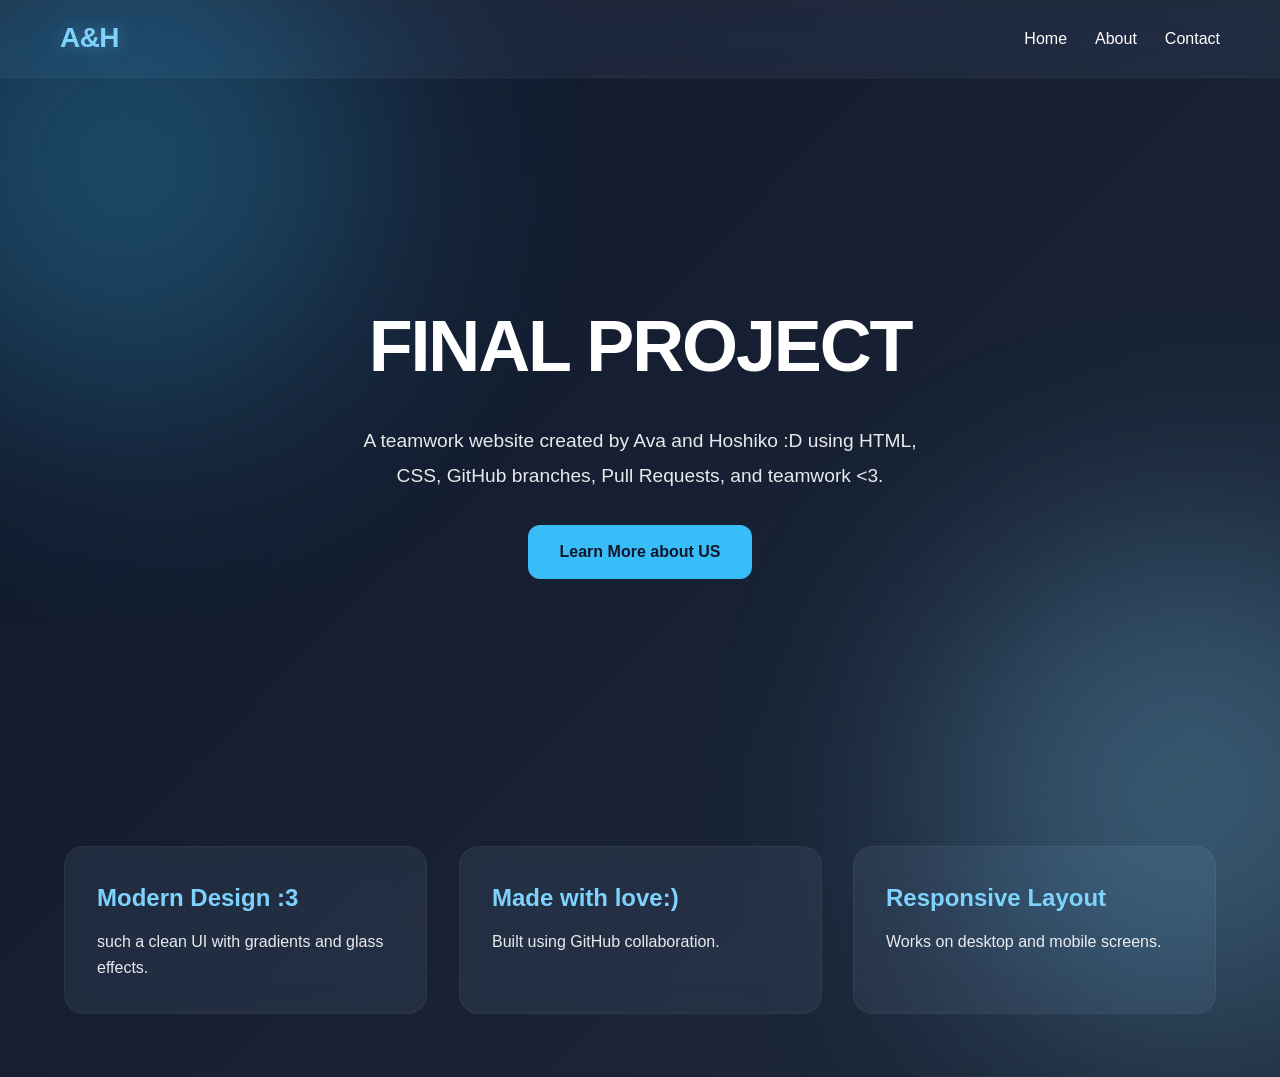
<file: index.html>
<!DOCTYPE html>
<html lang="en">
<head>
    <meta charset="UTF-8">
    <meta name="viewport" content="width=device-width, initial-scale=1.0">
    <title>Ava & Hoshiko</title>
    <link rel="stylesheet" href="style.css">
</head>
<body>

    <nav>
        <h2 class="logo">A&H</h2>

        <ul>
            <li><a href="index.html">Home</a></li>
            <li><a href="about.html">About</a></li>
            <li><a href="contact.html">Contact</a></li>
        </ul>
    </nav>

    <section class="hero">

        <div class="hero-text">
            <h1>FINAL PROJECT</h1>

            <p>
                A teamwork website created by Ava and Hoshiko :D
                using HTML, CSS, GitHub branches, Pull Requests,
                and teamwork <3.
            </p>

            <a href="about.html" class="btn">
                Learn More about US
            </a>
        </div>

    </section>

    <section class="features">

        <div class="card">
            <h2>Modern Design :3</h2>
            <p>such a clean UI with gradients and glass effects.</p>
        </div>

        <div class="card">
            <h2>Made with love:)</h2>
            <p>Built using GitHub collaboration.</p>
        </div>

        <div class="card">
            <h2>Responsive Layout</h2>
            <p>Works on desktop and mobile screens.</p>
        </div>

    </section>

</body>
</html>
</file>
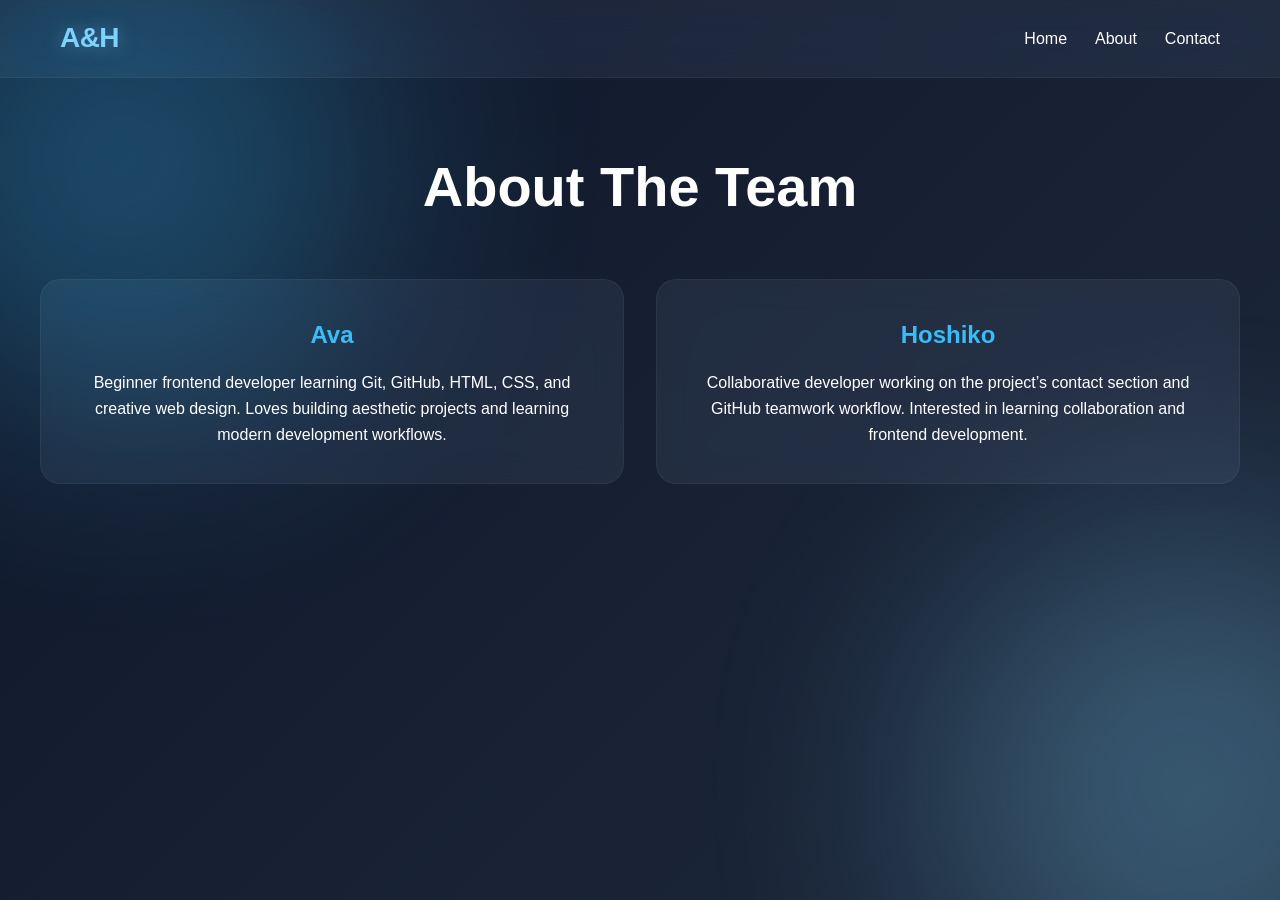
<file: about.html>
<!DOCTYPE html>
<html lang="en">
<head>
    <meta charset="UTF-8">
    <meta name="viewport" content="width=device-width, initial-scale=1.0">
    <title>About Us</title>
    <link rel="stylesheet" href="style.css">
</head>
<body>

    <nav>
        <h2 class="logo">A&H</h2>

        <ul>
            <li><a href="index.html">Home</a></li>
            <li><a href="about.html">About</a></li>
            <li><a href="contact.html">Contact</a></li>
        </ul>
    </nav>

    <section class="about">

        <h1>About The Team</h1>

        <div class="team-container">

            <div class="team-card">
                <h2>Ava</h2>

                <p>
                    Beginner frontend developer learning Git,
                    GitHub, HTML, CSS, and creative web design.
                    Loves building aesthetic projects and learning
                    modern development workflows.
                </p>
            </div>

            <div class="team-card">
                <h2>Hoshiko</h2>

                <p>
                    Collaborative developer working on the project’s
                    contact section and GitHub teamwork workflow.
                    Interested in learning collaboration and
                    frontend development.
                </p>
            </div>

        </div>

    </section>

</body>
</html>
</file>
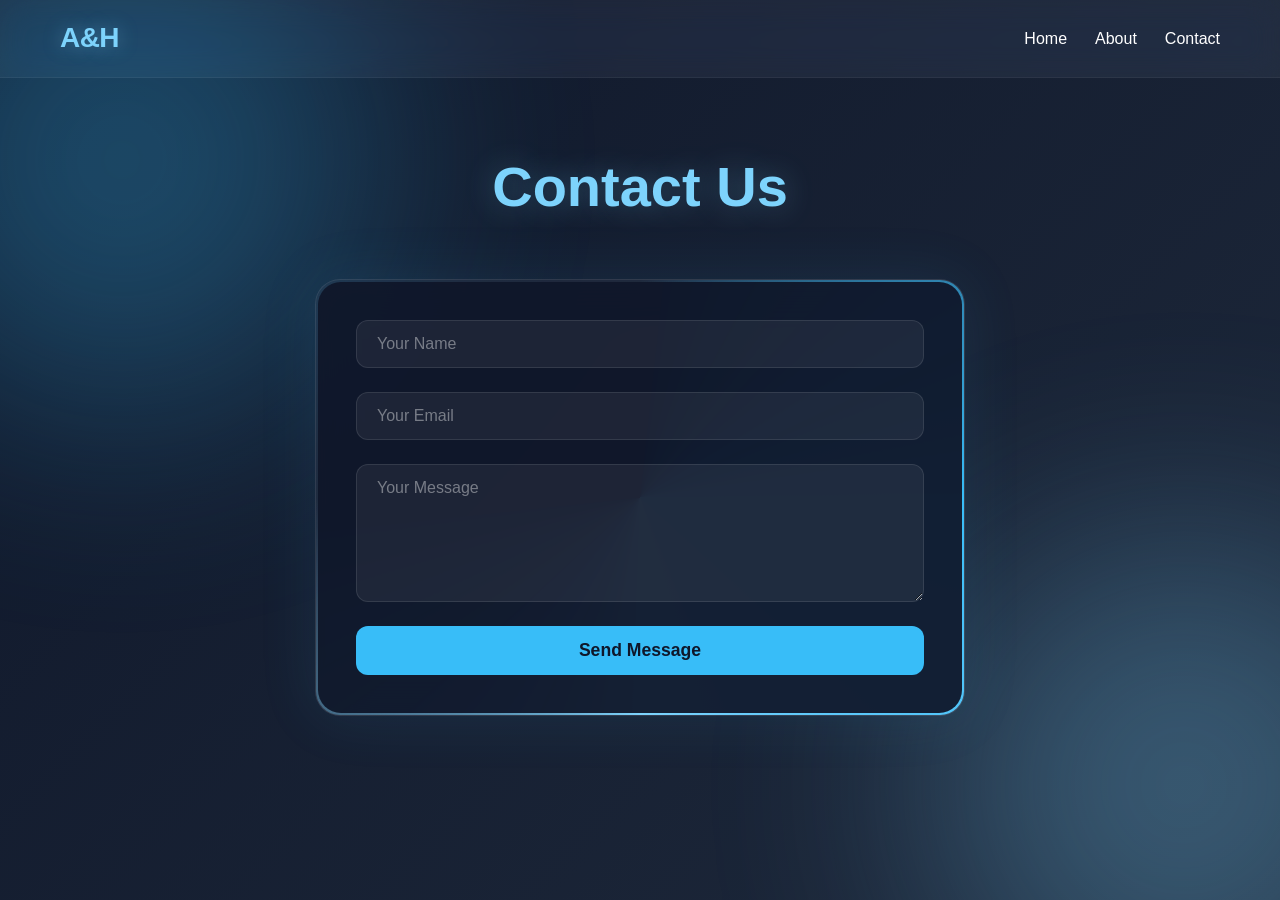
<file: contact.html>
<!DOCTYPE html>
<html lang="en">
<head>
    <meta charset="UTF-8">
    <meta name="viewport" content="width=device-width, initial-scale=1.0">
    <title>Contact Us</title>
    <link rel="stylesheet" href="style.css">
</head>
<body>

    <nav>
        <h2 class="logo">A&H</h2>

        <ul>
            <li><a href="index.html">Home</a></li>
            <li><a href="about.html">About</a></li>
            <li><a href="contact.html">Contact</a></li>
        </ul>
    </nav>

    <section class="contact">

        <h1>Contact Us</h1>

        <div class="contact-container">

            <form class="contact-form">

                <input type="text" placeholder="Your Name" required>

                <input type="email" placeholder="Your Email" required>

                <textarea
                    placeholder="Your Message"
                    rows="6"
                    required></textarea>

                <button type="submit" class="btn">
                    Send Message
                </button>

            </form>

        </div>

    </section>
</body>
</html>
</file>
<file: style.css>
/* ============================================
   CSS VARIABLES / CUSTOM PROPERTIES
   ============================================ */
:root {
  --color-primary: #38bdf8;
  --color-secondary: #7dd3fc;
  --color-bg-dark: #0f172a;
  --color-bg-light: #1e293b;
  --color-text: #ffffff;
  --color-text-muted: rgba(255, 255, 255, 0.9);
  
  --radius-sm: 12px;
  --radius-md: 20px;
  --radius-lg: 25px;
  
  --shadow-glow: 0 0 40px rgba(56, 189, 248, 0.2);
  --shadow-glow-strong: 0 0 60px rgba(56, 189, 248, 0.1);
  
  --transition-fast: 0.3s cubic-bezier(0.4, 0, 0.2, 1);
  --transition-smooth: 0.6s cubic-bezier(0.4, 0, 0.2, 1);
  
  --font-primary: 'Inter', -apple-system, BlinkMacSystemFont, 'Segoe UI', Arial, sans-serif;
}

/* ============================================
   RESET & BASE
   ============================================ */
*,
*::before,
*::after {
  margin: 0;
  padding: 0;
  box-sizing: border-box;
}

html {
  scroll-behavior: smooth;
}

body {
  min-height: 100vh;
  color: var(--color-text);
  background: linear-gradient(135deg, var(--color-bg-dark), var(--color-bg-light));
  font-family: var(--font-primary);
  line-height: 1.6;
  -webkit-font-smoothing: antialiased;
  -moz-osx-font-smoothing: grayscale;
  overflow-x: hidden;
}

/* ============================================
   FLOATING BACKGROUND ORBS
   ============================================ */
body::before,
body::after {
  content: "";
  position: fixed;
  width: min(500px, 70vw);
  height: min(500px, 70vw);
  border-radius: 50%;
  filter: blur(120px);
  opacity: 0.3;
  z-index: -1;
  animation: floatOrbs 12s infinite ease-in-out alternate;
  will-change: transform;
  pointer-events: none;
}

body::before {
  background: var(--color-primary);
  top: -10%;
  left: -10%;
}

body::after {
  background: var(--color-secondary);
  bottom: -15%;
  right: -12%;
  animation-delay: 3s;
}

/* ============================================
   NAVIGATION
   ============================================ */
nav {
  padding: 1rem min(60px, 5vw);
  display: flex;
  justify-content: space-between;
  align-items: center;
  flex-wrap: wrap;
  gap: 1rem;
  
  background: rgba(255, 255, 255, 0.05);
  backdrop-filter: blur(15px) saturate(1.2);
  -webkit-backdrop-filter: blur(15px) saturate(1.2);
  border-bottom: 1px solid rgba(255, 255, 255, 0.05);
  
  position: sticky;
  top: 0;
  z-index: 10;
  
  animation: slideDown 0.8s cubic-bezier(0.16, 1, 0.3, 1);
}

/* Shimmer effect - only on larger screens for performance */
@media (min-width: 768px) {
  nav::before {
    content: "";
    position: absolute;
    inset: 0;
    background: linear-gradient(90deg, transparent, rgba(255, 255, 255, 0.08), transparent);
    transform: translateX(-100%);
    animation: shimmer 6s ease-in-out infinite;
    pointer-events: none;
  }
}

.logo {
  font-size: clamp(1.5rem, 4vw, 1.75rem);
  font-weight: 700;
  color: var(--color-secondary);
  text-shadow: 0 0 20px rgba(125, 211, 252, 0.4);
  letter-spacing: -0.02em;
}

nav ul {
  display: flex;
  gap: clamp(1rem, 3vw, 1.75rem);
  list-style: none;
  flex-wrap: wrap;
}

nav a {
  text-decoration: none;
  color: var(--color-text);
  font-weight: 500;
  transition: color var(--transition-fast);
  position: relative;
  padding: 0.25rem 0;
}

nav a::after {
  content: "";
  position: absolute;
  left: 0;
  bottom: 0;
  width: 0;
  height: 2px;
  background: var(--color-primary);
  transition: width var(--transition-fast);
  border-radius: 2px;
}

nav a:hover {
  color: var(--color-secondary);
}

nav a:hover::after {
  width: 100%;
}

/* ============================================
   HERO SECTION
   ============================================ */
.hero {
  min-height: 80vh;
  display: flex;
  flex-direction: column;
  justify-content: center;
  align-items: center;
  text-align: center;
  padding: 2rem 1.5rem;
  animation: fadeUp 1s cubic-bezier(0.16, 1, 0.3, 1);
}

.hero h1 {
  font-size: clamp(2.5rem, 10vw, 4.5rem);
  font-weight: 800;
  letter-spacing: -0.03em;
  margin-bottom: 1.25rem;
  animation: textGlow 3s ease-in-out infinite alternate;
}

.hero p {
  font-size: clamp(1rem, 2vw, 1.2rem);
  line-height: 1.8;
  color: var(--color-text-muted);
  max-width: 600px;
  margin-bottom: 2rem;
}

/* ============================================
   BUTTON
   ============================================ */
.btn {
  display: inline-block;
  padding: 0.875rem 2rem;
  background: var(--color-primary);
  color: var(--color-bg-dark);
  text-decoration: none;
  border-radius: var(--radius-sm);
  font-weight: 700;
  font-size: 1rem;
  transition: all var(--transition-fast);
  position: relative;
  overflow: hidden;
  cursor: pointer;
  border: none;
}

.btn::before {
  content: "";
  position: absolute;
  top: 0;
  left: -150%;
  width: 100%;
  height: 100%;
  background: linear-gradient(90deg, transparent, rgba(255, 255, 255, 0.4), transparent);
  transition: left var(--transition-smooth);
  pointer-events: none;
}

.btn:hover::before {
  left: 150%;
}

.btn:hover {
  transform: scale(1.05);
  box-shadow: 0 0 30px rgba(56, 189, 248, 0.5);
}

.btn:active {
  transform: scale(0.97);
}

.btn:focus-visible {
  outline: 3px solid var(--color-primary);
  outline-offset: 3px;
}

/* ============================================
   FEATURES SECTION
   ============================================ */
.features {
  display: grid;
  grid-template-columns: repeat(auto-fit, minmax(280px, 1fr));
  gap: 2rem;
  max-width: 1200px;
  margin: 0 auto;
  padding: 3rem 1.5rem 4rem;
}

.card {
  padding: 2rem;
  background: rgba(255, 255, 255, 0.06);
  backdrop-filter: blur(15px) saturate(1.2);
  -webkit-backdrop-filter: blur(15px) saturate(1.2);
  border-radius: var(--radius-md);
  border: 1px solid rgba(255, 255, 255, 0.05);
  transition: all var(--transition-fast);
  animation: floatCard 6s ease-in-out infinite;
  will-change: transform;
}

.card:nth-child(2) {
  animation-delay: 0.5s;
}
.card:nth-child(3) {
  animation-delay: 1s;
}

.card:hover {
  transform: translateY(-10px);
  box-shadow: var(--shadow-glow);
  border-color: rgba(56, 189, 248, 0.2);
}

.card h2 {
  margin-bottom: 0.75rem;
  color: var(--color-secondary);
  font-size: 1.5rem;
}

.card p {
  color: var(--color-text-muted);
}

/* ============================================
   ABOUT SECTION
   ============================================ */
.about {
  padding: 4rem 1.5rem;
  text-align: center;
  animation: fadeUp 1s cubic-bezier(0.16, 1, 0.3, 1);
}

.about h1 {
  font-size: clamp(2.5rem, 8vw, 3.5rem);
  font-weight: 700;
  margin-bottom: 3rem;
}

.team-container {
  display: grid;
  grid-template-columns: repeat(auto-fit, minmax(300px, 1fr));
  gap: 2rem;
  max-width: 1200px;
  margin: 0 auto;
}

.team-card {
  padding: 2.25rem;
  border-radius: var(--radius-md);
  background: rgba(255, 255, 255, 0.06);
  backdrop-filter: blur(15px) saturate(1.2);
  -webkit-backdrop-filter: blur(15px) saturate(1.2);
  border: 1px solid rgba(255, 255, 255, 0.05);
  transition: all var(--transition-fast);
  animation: floatCard 7s ease-in-out infinite;
  will-change: transform;
}

.team-card:nth-child(2) {
  animation-delay: 0.7s;
}
.team-card:nth-child(3) {
  animation-delay: 1.4s;
}

.team-card:hover {
  transform: scale(1.03);
  box-shadow: 0 0 45px rgba(56, 189, 248, 0.2);
  border-color: rgba(56, 189, 248, 0.15);
}

.team-card h2 {
  color: var(--color-primary);
  margin-bottom: 1rem;
}

/* ============================================
   CONTACT SECTION
   ============================================ */
.contact {
  padding: 4rem 1.5rem;
  text-align: center;
  animation: fadeUp 1s cubic-bezier(0.16, 1, 0.3, 1);
}

.contact h1 {
  font-size: clamp(2.5rem, 8vw, 3.5rem);
  font-weight: 700;
  margin-bottom: 3rem;
  color: var(--color-secondary);
  text-shadow: 0 0 30px rgba(125, 211, 252, 0.3);
}

.contact-container {
  display: flex;
  justify-content: center;
}

.contact-form {
  position: relative;
  width: 100%;
  max-width: 650px;
  padding: 2.5rem;
  border-radius: var(--radius-lg);
  background: rgba(255, 255, 255, 0.05);
  backdrop-filter: blur(25px) saturate(1.2);
  -webkit-backdrop-filter: blur(25px) saturate(1.2);
  border: 1px solid rgba(255, 255, 255, 0.08);
  display: flex;
  flex-direction: column;
  gap: 1.5rem;
  overflow: hidden;
  animation: floatCard 6s ease-in-out infinite;
  box-shadow: var(--shadow-glow-strong);
}

/* Rotating neon ring - reduced motion preference */
@media (prefers-reduced-motion: no-preference) {
  .contact-form::before {
    content: "";
    position: absolute;
    width: 300%;
    height: 300%;
    top: -100%;
    left: -100%;
    background: conic-gradient(
      transparent 0%,
      var(--color-primary) 25%,
      var(--color-secondary) 50%,
      transparent 75%,
      transparent 100%
    );
    animation: spin 12s linear infinite;
    pointer-events: none;
  }
}

.contact-form::after {
  content: "";
  position: absolute;
  inset: 2px;
  border-radius: calc(var(--radius-lg) - 2px);
  background: rgba(15, 23, 42, 0.95);
}

/* Form elements - all z-index layered */
.contact-form > * {
  position: relative;
  z-index: 2;
}

.contact-form input,
.contact-form textarea {
  padding: 0.875rem 1.25rem;
  border: 1px solid rgba(255, 255, 255, 0.1);
  outline: none;
  border-radius: var(--radius-sm);
  background: rgba(255, 255, 255, 0.06);
  color: var(--color-text);
  font-size: 1rem;
  font-family: var(--font-primary);
  transition: all var(--transition-fast);
  width: 100%;
}

.contact-form input::placeholder,
.contact-form textarea::placeholder {
  color: rgba(255, 255, 255, 0.4);
}

.contact-form input:focus,
.contact-form textarea:focus {
  transform: scale(1.01);
  border-color: var(--color-primary);
  box-shadow: 0 0 30px rgba(56, 189, 248, 0.2);
  background: rgba(255, 255, 255, 0.08);
}

.contact-form input:focus-visible,
.contact-form textarea:focus-visible {
  outline: 2px solid var(--color-primary);
  outline-offset: 2px;
}

.contact-form textarea {
  resize: vertical;
  min-height: 120px;
}

.contact-form button {
  padding: 0.875rem 2rem;
  background: var(--color-primary);
  color: var(--color-bg-dark);
  border: none;
  border-radius: var(--radius-sm);
  font-weight: 700;
  font-size: 1.1rem;
  cursor: pointer;
  transition: all var(--transition-fast);
}

.contact-form button:hover {
  transform: scale(1.02);
  box-shadow: 0 0 35px rgba(56, 189, 248, 0.4);
}

.contact-form button:active {
  transform: scale(0.97);
}

.contact-form button:focus-visible {
  outline: 3px solid var(--color-primary);
  outline-offset: 3px;
}

/* ============================================
   KEYFRAMES
   ============================================ */
@keyframes spin {
  from {
    transform: rotate(0deg);
  }
  to {
    transform: rotate(360deg);
  }
}

@keyframes floatCard {
  0%,
  100% {
    transform: translateY(0);
  }
  50% {
    transform: translateY(-10px);
  }
}

@keyframes fadeUp {
  from {
    opacity: 0;
    transform: translateY(2rem);
  }
  to {
    opacity: 1;
    transform: translateY(0);
  }
}

@keyframes slideDown {
  from {
    opacity: 0;
    transform: translateY(-1.5rem);
  }
  to {
    opacity: 1;
    transform: translateY(0);
  }
}

@keyframes textGlow {
  from {
    text-shadow: 0 0 10px rgba(56, 189, 248, 0.15);
  }
  to {
    text-shadow: 0 0 30px rgba(56, 189, 248, 0.5);
  }
}

@keyframes floatOrbs {
  0% {
    transform: translateY(0) translateX(0);
  }
  100% {
    transform: translateY(2.5rem) translateX(2rem);
  }
}

@keyframes shimmer {
  0% {
    transform: translateX(-100%);
  }
  100% {
    transform: translateX(200%);
  }
}

/* ============================================
   REDUCED MOTION PREFERENCE
   ============================================ */
@media (prefers-reduced-motion: reduce) {
  *,
  *::before,
  *::after {
    animation-duration: 0.01ms !important;
    animation-iteration-count: 1 !important;
    transition-duration: 0.01ms !important;
  }
  
  .contact-form::before {
    display: none;
  }
}

/* ============================================
   RESPONSIVE DESIGN
   ============================================ */
@media (max-width: 768px) {
  nav {
    flex-direction: column;
    text-align: center;
    padding: 1rem;
  }
  
  nav ul {
    justify-content: center;
  }
  
  .hero {
    min-height: 70vh;
  }
  
  .hero h1 {
    font-size: 2.5rem;
  }
  
  .features {
    grid-template-columns: 1fr;
    padding: 2rem 1.5rem;
  }
  
  .team-container {
    grid-template-columns: 1fr;
  }
  
  .contact-form {
    padding: 1.75rem;
  }
}

@media (max-width: 480px) {
  .hero h1 {
    font-size: 2rem;
  }
  
  .btn {
    padding: 0.75rem 1.5rem;
    font-size: 0.9rem;
  }
  
  .contact-form {
    padding: 1.25rem;
  }
}

/* ============================================
   PRINT STYLES
   ============================================ */
@media print {
  body {
    background: white;
    color: black;
  }
  
  .hero,
  .features,
  .about,
  .contact {
    padding: 1rem;
  }
  
  .card,
  .team-card,
  .contact-form {
    background: white;
    backdrop-filter: none;
    box-shadow: none;
    border: 1px solid #ddd;
  }
  
  nav {
    position: static;
    background: white;
    backdrop-filter: none;
  }
  
  nav a {
    color: #333;
  }
  
  .logo {
    color: #333;
    text-shadow: none;
  }
  
  .btn {
    background: #333;
    color: white;
  }
}
</file>
